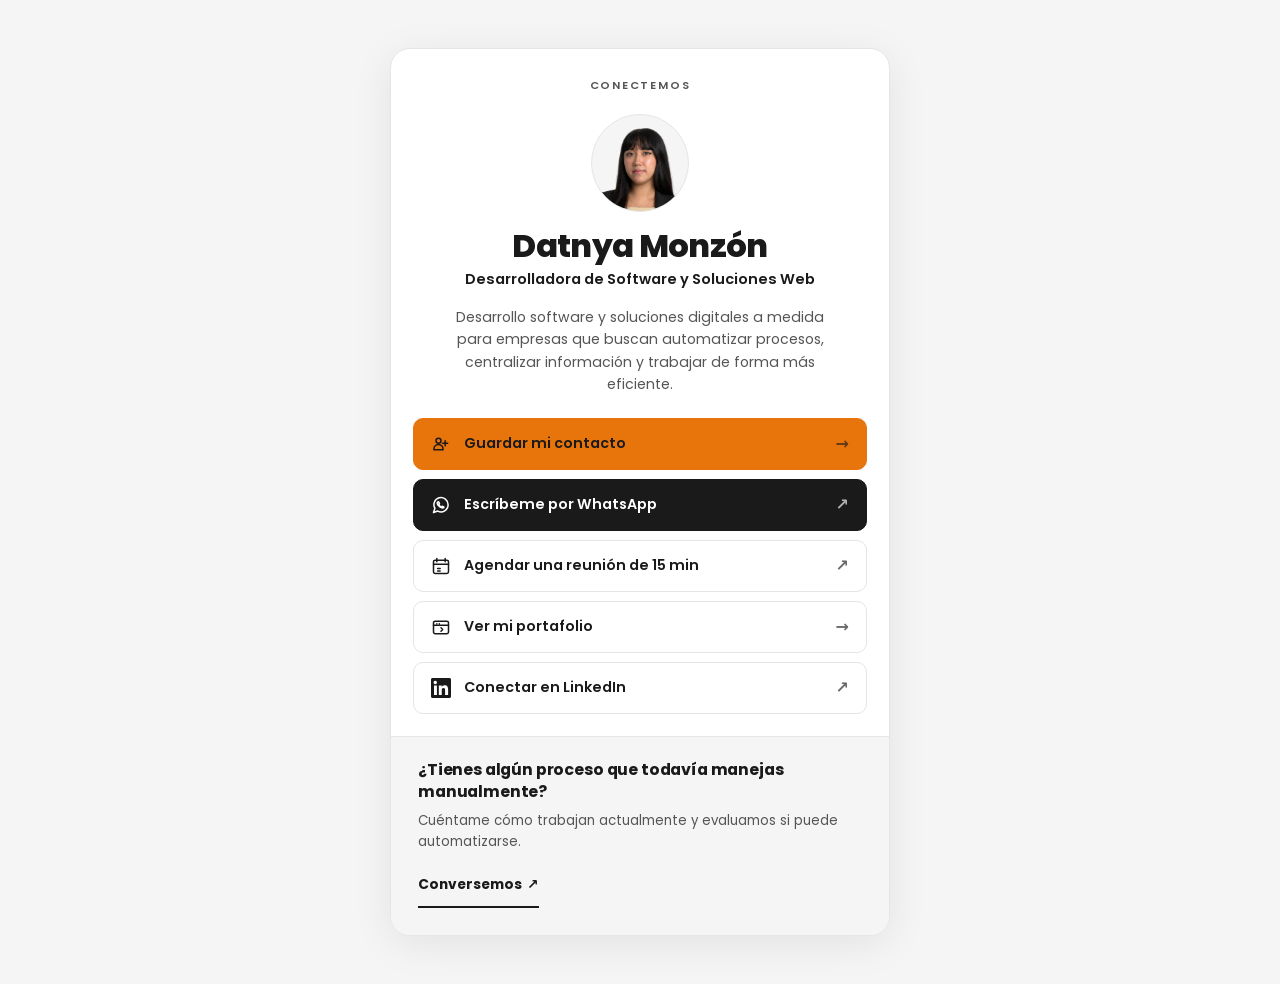
<file: contacto/index.html>
<!DOCTYPE html>
<html lang="es">
<head>
  <meta charset="utf-8" />
  <meta name="viewport" content="width=device-width, initial-scale=1" />
  <meta name="robots" content="noindex, nofollow" />
  <meta name="theme-color" content="#1A1A1A" />
  <meta name="description" content="Conecta con Datnya Monzón: guarda su contacto, explora su trabajo o conversemos." />
  <title>Contacto profesional | Datnya Monzón</title>
  <link rel="icon" type="image/svg+xml" href="../assets/favicon.svg" />
  <link rel="preconnect" href="https://fonts.googleapis.com" />
  <link rel="preconnect" href="https://fonts.gstatic.com" crossorigin />
  <link href="https://fonts.googleapis.com/css2?family=Poppins:wght@400;500;600;700;800&display=swap" rel="stylesheet" />
  <link rel="stylesheet" href="../networking/networking.css" />
  <script defer src="../networking/contact-config.js"></script>
  <script defer src="../networking/analytics.js"></script>
  <script defer src="../networking/networking.js"></script>
</head>
<body class="networking-page" data-page="contacto">
  <main class="networking-shell">
    <article class="networking-card contact-landing" aria-labelledby="contact-name">
      <header class="contact-landing__header">
        <p class="networking-eyebrow">Conectemos</p>
        <div class="portrait portrait--landing">
          <img src="../assets/datnya-foto.webp" width="1000" height="1414" alt="Retrato de Datnya Monzón" fetchpriority="high" />
        </div>
        <h1 id="contact-name">Datnya Monzón</h1>
        <p class="identity-role">Desarrolladora de Software y Soluciones Web</p>
        <p class="contact-landing__description">Desarrollo software y soluciones digitales a medida para empresas que buscan automatizar procesos, centralizar información y trabajar de forma más eficiente.</p>
      </header>
      <section class="contact-landing__actions" aria-label="Formas de conectar">
        <div id="contact-actions" class="action-list"></div>
      </section>
      <aside class="networking-cta" aria-labelledby="networking-cta-title">
        <h2 id="networking-cta-title">¿Tienes algún proceso que todavía manejas manualmente?</h2>
        <p>Cuéntame cómo trabajan actualmente y evaluamos si puede automatizarse.</p>
        <a id="networking-cta-link" href="#">Conversemos <span aria-hidden="true">↗</span></a>
      </aside>
    </article>
  </main>
  <dialog id="contact-dialog" class="contact-dialog" aria-label="Guardar contacto" aria-describedby="contact-dialog-description">
    <button id="contact-dialog-close" class="contact-dialog__close" type="button" aria-label="Cerrar">×</button>
    <p id="contact-dialog-description" class="contact-dialog__message">Vas a guardar este contacto como: <strong id="contact-display-name"></strong></p>
    <a id="contact-dialog-save" class="action-button action-button--primary contact-dialog__save" href="/datnya-monzon.vcf" autofocus>Guardar contacto <span aria-hidden="true">→</span></a>
  </dialog>
</body>
</html>
</file>
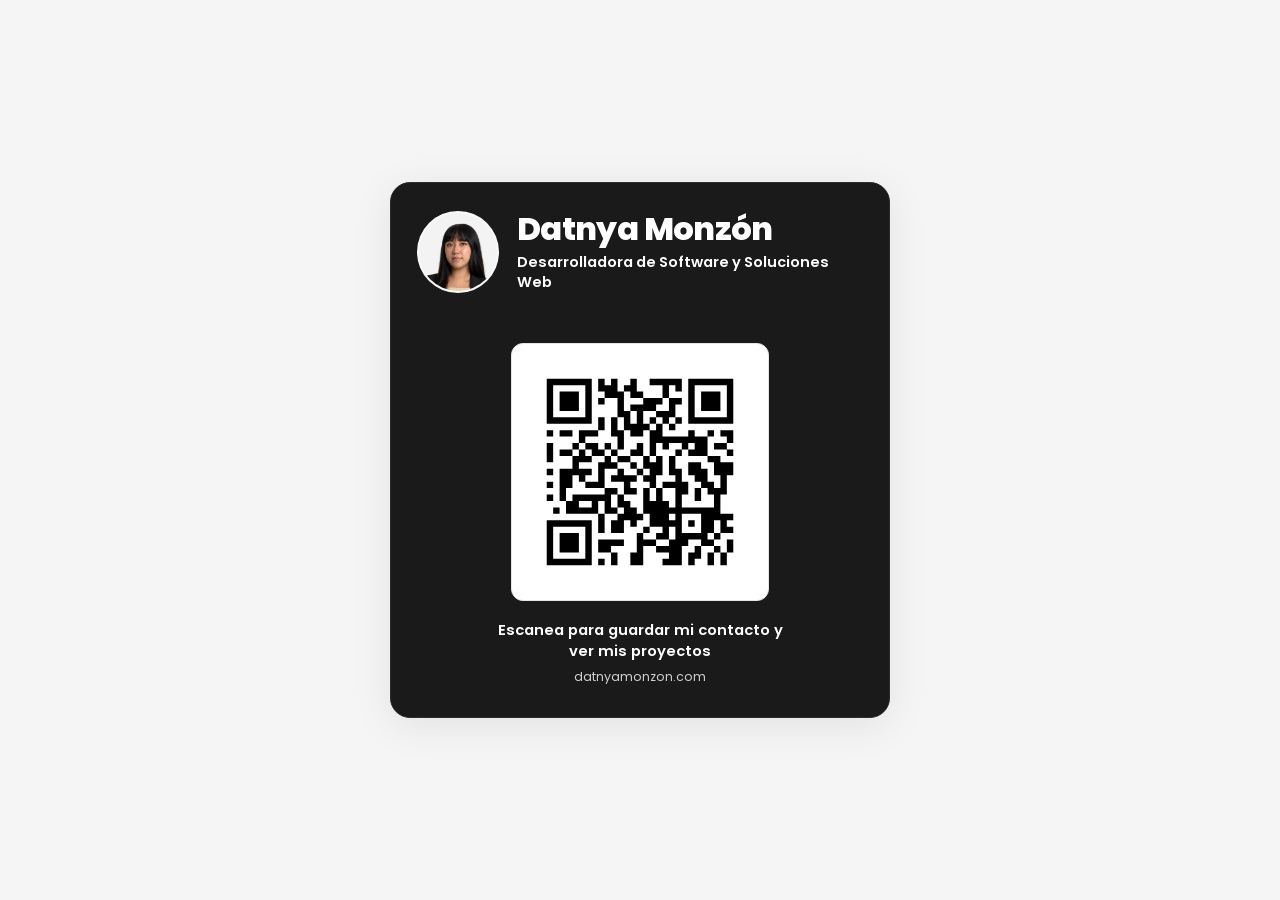
<file: tarjeta/index.html>
<!DOCTYPE html>
<html lang="es">
<head>
  <meta charset="utf-8" />
  <meta name="viewport" content="width=device-width, initial-scale=1" />
  <meta name="robots" content="noindex, nofollow" />
  <meta name="theme-color" content="#1A1A1A" />
  <meta name="description" content="Tarjeta digital de Datnya Monzón." />
  <title>Tarjeta digital | Datnya Monzón</title>
  <link rel="icon" type="image/svg+xml" href="../assets/favicon.svg" />
  <link rel="preconnect" href="https://fonts.googleapis.com" />
  <link rel="preconnect" href="https://fonts.gstatic.com" crossorigin />
  <link href="https://fonts.googleapis.com/css2?family=Poppins:wght@400;500;600;700;800&display=swap" rel="stylesheet" />
  <link rel="stylesheet" href="../networking/networking.css" />
  <script defer src="../networking/contact-config.js"></script>
  <script defer src="../networking/networking.js"></script>
</head>
<body class="networking-page" data-page="tarjeta">
  <main class="networking-shell">
    <article class="networking-card business-card" aria-labelledby="card-name">
      <div class="business-card__identity">
        <div class="business-card__profile">
          <div class="portrait portrait--card">
            <img src="../assets/datnya-foto.webp" width="1000" height="1414" alt="Retrato de Datnya Monzón" fetchpriority="high" />
          </div>
          <div>
            <h1 id="card-name">Datnya Monzón</h1>
            <p class="identity-role">Desarrolladora de Software y Soluciones Web</p>
          </div>
        </div>
      </div>
      <div class="qr-card" aria-label="Código QR de contacto">
        <div class="qr-card__frame">
          <img id="contact-qr" src="../networking/qr-contacto.svg" width="256" height="256" alt="Código QR para abrir datnyamonzon.com/contacto" />
        </div>
        <p class="qr-card__instruction">Escanea para guardar mi contacto y ver mis proyectos</p>
        <p class="qr-card__domain">datnyamonzon.com</p>
      </div>
    </article>
  </main>
</body>
</html>
</file>
<file: networking/networking.css>
/* Extensión aislada del lenguaje visual de estilos.css: Poppins, negro, blanco,
   gris y naranja reservado para la acción principal. */
:root {
  --delta: #E8740C;
  --frame: #1A1A1A;
  --frame-soft: #2D2D2D;
  --evidence: #FFFFFF;
  --meta-700: #555555;
  --meta-200: #E5E5E5;
  --meta-100: #F5F5F5;
  --ease-out: cubic-bezier(.16, 1, .3, 1);
}
*, *::before, *::after { box-sizing: border-box; }
html { min-width: 320px; }
body { margin: 0; }
.networking-page {
  min-height: 100svh;
  padding: clamp(16px, 4vw, 48px);
  background: var(--meta-100);
  color: var(--frame);
  font: 400 1rem/1.55 Poppins, system-ui, sans-serif;
  -webkit-font-smoothing: antialiased;
}
.networking-page a { color: inherit; text-decoration: none; }
.networking-page img { display: block; max-width: 100%; }
.networking-page :focus-visible { outline: 3px solid var(--delta); outline-offset: 3px; }
.networking-shell { min-height: calc(100svh - clamp(32px, 8vw, 96px)); display: grid; place-items: center; }
.networking-card {
  width: min(100%, 500px);
  overflow: hidden;
  background: var(--evidence);
  border: 1px solid var(--meta-200);
  border-radius: 20px;
  box-shadow: 0 8px 40px rgba(0,0,0,.08);
  animation: card-in .45s var(--ease-out) both;
}
.networking-eyebrow { margin: 0; font-size: .7rem; font-weight: 600; letter-spacing: .16em; text-transform: uppercase; }
.portrait { position: relative; overflow: hidden; flex: none; border-radius: 50%; }
.portrait img { width: 100%; height: 100%; object-fit: cover; object-position: center top; transform: scale(1.8); transform-origin: center top; }
.identity-role { margin: 4px 0 0; font-size: .91rem; font-weight: 600; line-height: 1.4; }

.business-card { background: var(--frame); border-color: var(--frame-soft); color: #fff; }
.business-card__identity { padding: 28px 26px 25px; background: var(--frame); color: #fff; }
.business-card__profile { display: flex; gap: 18px; align-items: center; }
.portrait--card { width: 82px; height: 82px; background: #f3f3f3; border: 2px solid rgba(255,255,255,.45); }
.business-card h1, .contact-landing h1 { margin: 0; font-size: clamp(1.55rem, 6vw, 2rem); line-height: 1.15; letter-spacing: -.02em; font-weight: 800; }
.qr-card { padding: 25px 24px 31px; text-align: center; background: var(--frame); color: #fff; }
.qr-card__frame { width: min(72vw, 258px); height: min(72vw, 258px); margin: 0 auto; padding: 9px; background: #fff; border: 1px solid var(--meta-200); border-radius: 12px; }
.qr-card__frame img { width: 100%; height: 100%; image-rendering: crisp-edges; }
.qr-card__instruction { margin: 19px auto 4px; max-width: 30ch; font-size: .92rem; font-weight: 600; line-height: 1.45; }
.qr-card__domain { margin: 0; color: #cfcfcf; font-size: .78rem; }

.contact-landing__header { padding: 28px 27px 22px; text-align: center; }
.contact-landing__header .networking-eyebrow { color: var(--meta-700); }
.portrait--landing { width: 98px; height: 98px; margin: 20px auto 16px; background: var(--meta-100); border: 1px solid var(--meta-200); }
.contact-landing__description { margin: 16px auto 0; max-width: 43ch; color: var(--meta-700); font-size: .88rem; line-height: 1.6; }
.contact-landing__actions { padding: 0 22px 22px; }
.action-list { display: grid; gap: 9px; }
.action-button {
  min-height: 52px;
  display: flex;
  gap: 13px;
  align-items: center;
  width: 100%;
  padding: 12px 17px;
  border: 1px solid var(--meta-200);
  border-radius: 10px;
  background: #fff;
  color: var(--frame);
  font: 600 .89rem/1.4 Poppins, system-ui, sans-serif;
  text-align: left;
  cursor: pointer;
  transition: transform .2s var(--ease-out), box-shadow .2s var(--ease-out), border-color .2s var(--ease-out);
}
.action-button svg { width: 20px; height: 20px; flex: none; }
.action-button__label { flex: 1; }
.action-button__arrow { flex: none; font-size: 1rem; line-height: 1; opacity: .65; }
.action-button--primary { background: var(--delta); border-color: var(--delta); color: var(--frame) !important; }
.action-button--strong { background: var(--frame); border-color: var(--frame); color: #fff !important; }
.action-button--disabled { background: var(--meta-100); color: var(--meta-700); cursor: not-allowed; }
.action-button__hint { display: block; margin-top: 2px; font-size: .75rem; font-weight: 400; }
.action-button:not(.action-button--disabled):hover { transform: translateY(-2px); box-shadow: 0 6px 20px rgba(0,0,0,.12); border-color: var(--frame); }
.action-button:not(.action-button--disabled):active { transform: scale(.985); }
.contact-dialog {
  width: min(calc(100% - 32px), 420px);
  max-width: none;
  padding: 30px 26px 26px;
  border: 1px solid var(--meta-200);
  border-radius: 18px;
  box-shadow: 0 20px 60px rgba(0,0,0,.2);
  color: var(--frame);
  font: 400 1rem/1.55 Poppins, system-ui, sans-serif;
}
.contact-dialog::backdrop { background: rgba(0,0,0,.62); }
.contact-dialog__close { position: absolute; top: 9px; right: 9px; width: 44px; height: 44px; padding: 0; border: 0; border-radius: 50%; background: transparent; color: var(--meta-700); font: 400 1.8rem/1 Poppins, system-ui, sans-serif; cursor: pointer; }
.contact-dialog__close:hover { background: var(--meta-100); }
.contact-dialog p { margin: 0; font-size: .91rem; }
.contact-dialog strong { display: block; margin-top: 5px; color: var(--frame); font-size: 1.04rem; }
.contact-dialog__save { justify-content: center; margin-top: 24px; text-align: center; }
.contact-dialog__save span { margin-left: auto; }
.networking-cta { padding: 22px 27px 27px; border-top: 1px solid var(--meta-200); background: var(--meta-100); }
.networking-cta h2 { margin: 0; font-size: .99rem; line-height: 1.4; letter-spacing: -.01em; }
.networking-cta p { margin: 8px 0 12px; color: var(--meta-700); font-size: .83rem; line-height: 1.55; }
.networking-cta a { display: inline-flex; gap: 5px; align-items: center; min-height: 44px; font-size: .86rem; font-weight: 700; border-bottom: 2px solid var(--frame); }
.networking-cta a:hover { color: var(--frame); border-color: var(--delta); }
@keyframes card-in { from { opacity: 0; transform: translateY(9px); } to { opacity: 1; transform: translateY(0); } }
@media (max-width: 380px) {
  .networking-page { padding: 10px; }
  .business-card__identity { padding: 22px 18px; }
  .business-card__profile { gap: 12px; }
  .portrait--card { width: 70px; height: 70px; }
  .contact-landing__header { padding-inline: 20px; }
  .contact-landing__actions { padding-inline: 16px; }
}
@media (prefers-reduced-motion: reduce) {
  .networking-card { animation: none; }
  .action-button { transition: none; }
}
</file>
